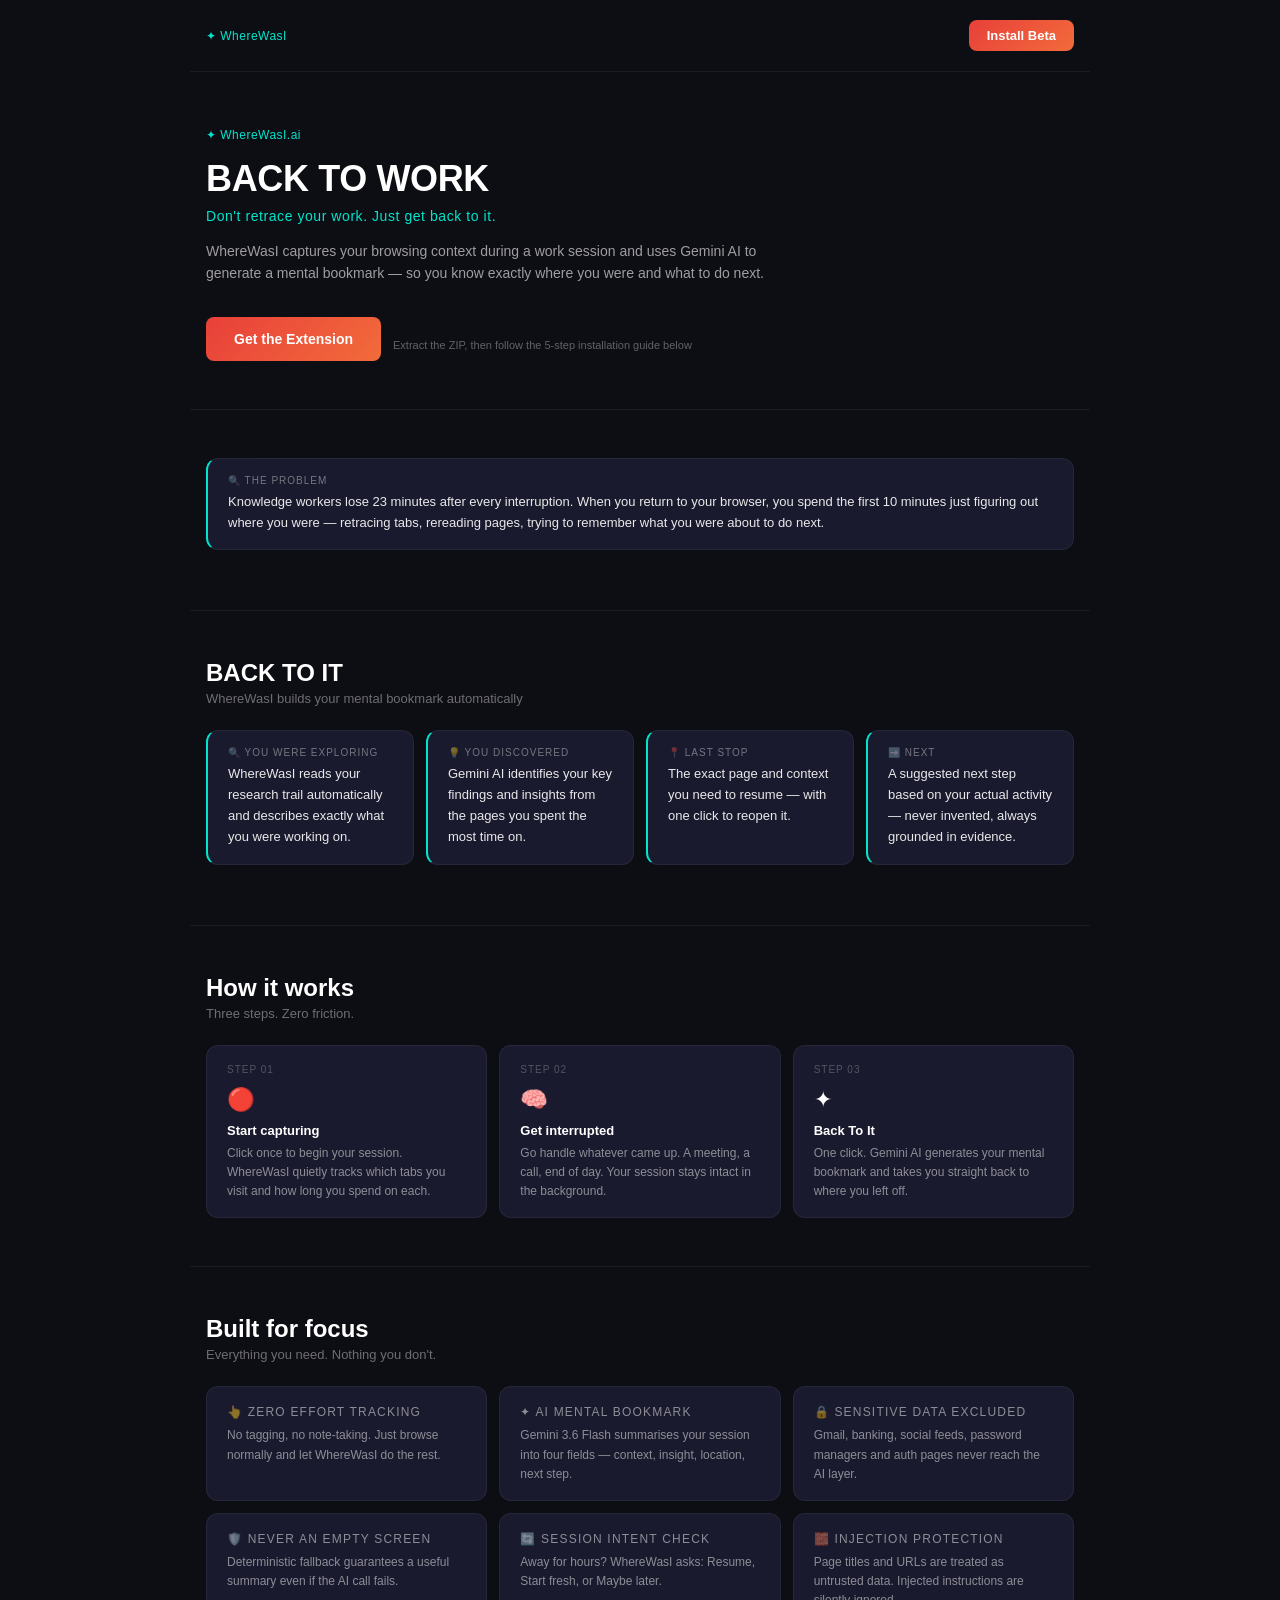
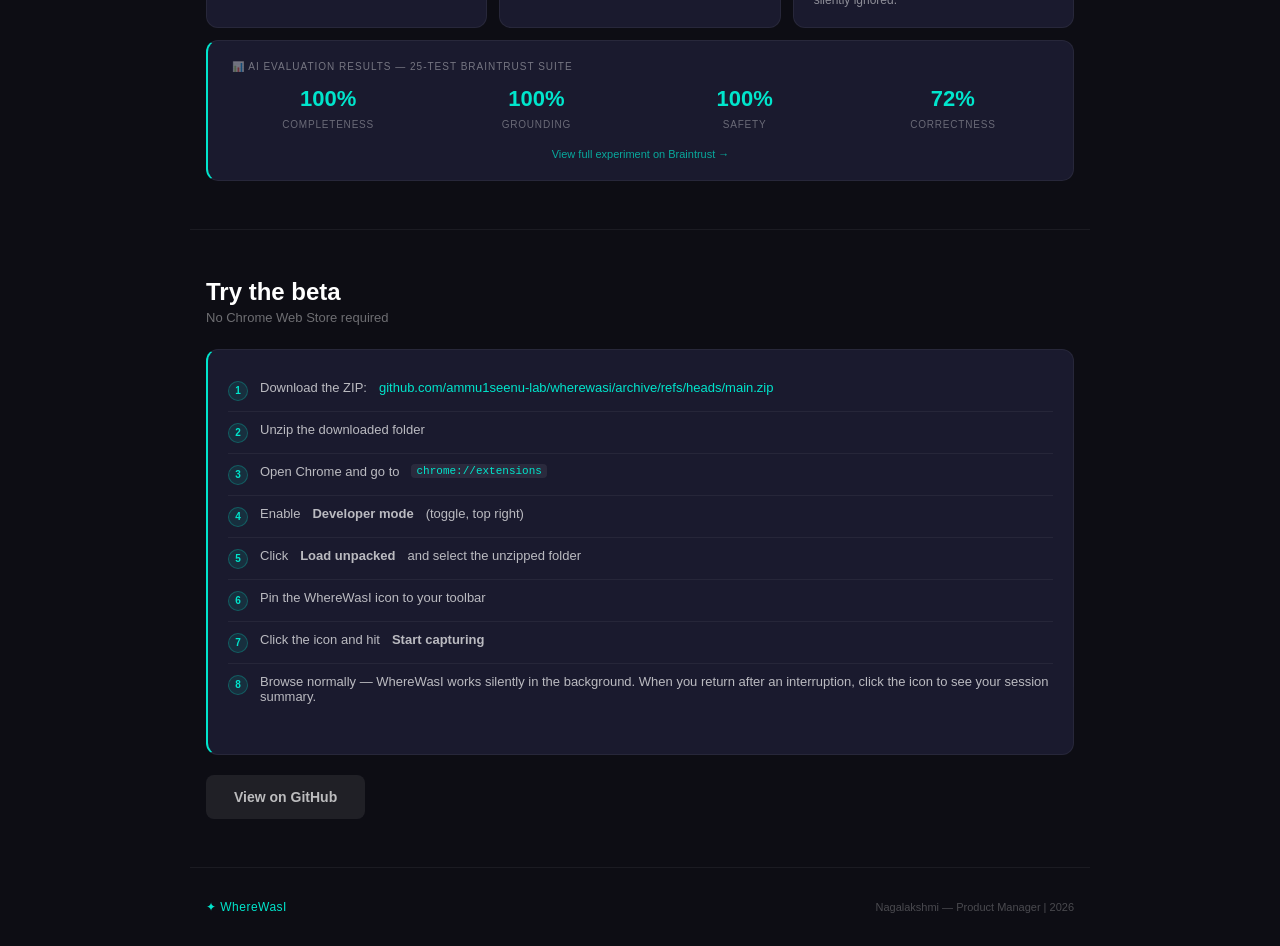
<file: index.html>
<!DOCTYPE html>
<html lang="en">
<head>
  <meta charset="UTF-8">
  <meta name="viewport" content="width=device-width, initial-scale=1.0">
  <title>WhereWasI.ai — Don't retrace your work. Just get back to it.</title>
  <style>
    *, *::before, *::after { box-sizing: border-box; margin: 0; padding: 0; }

    body {
      background: #0d0d14;
      font-family: -apple-system, BlinkMacSystemFont, "Segoe UI", sans-serif;
      color: #ffffff;
      min-height: 100vh;
      -webkit-font-smoothing: antialiased;
    }

    a { color: #00e5cc; text-decoration: none; }
    a:hover { text-decoration: underline; }

    button { font: inherit; border: 0; cursor: pointer; }
    button:focus-visible { outline: 2px solid #00e5cc; outline-offset: 2px; }

    .wrap {
      max-width: 900px;
      margin: 0 auto;
      padding: 24px 16px;
    }

    /* ── Header ───────────────────────────────────────── */

    .page-header {
      max-width: 900px;
      margin: 0 auto;
      padding: 20px 16px;
      display: flex;
      align-items: center;
      justify-content: space-between;
      border-bottom: 1px solid rgba(255,255,255,0.06);
    }

    .brand {
      font-size: 12px;
      letter-spacing: 0.04em;
      color: #00e5cc;
    }

    .install-btn {
      display: inline-block;
      background: linear-gradient(135deg, #e8403a, #f26b3a);
      border-radius: 8px;
      font-weight: 600;
      font-size: 13px;
      color: #ffffff;
      padding: 8px 18px;
      text-decoration: none;
    }

    .install-btn:hover { filter: brightness(1.08); text-decoration: none; }

    /* ── Hero ─────────────────────────────────────────── */

    .hero {
      max-width: 900px;
      margin: 0 auto;
      padding: 56px 16px 48px;
    }

    .hero h1 {
      font-size: 36px;
      font-weight: 700;
      color: #ffffff;
      letter-spacing: -0.01em;
      margin-bottom: 8px;
    }

    .hero-tagline {
      font-size: 14px;
      color: #00e5cc;
      letter-spacing: 0.04em;
      margin-bottom: 16px;
    }

    .hero-sub {
      font-size: 14px;
      line-height: 1.6;
      color: rgba(255,255,255,0.6);
      max-width: 560px;
      margin-bottom: 32px;
    }

    .cta-row {
      display: flex;
      gap: 12px;
      flex-wrap: wrap;
      align-items: center;
    }

    .btn-primary {
      display: inline-block;
      background: linear-gradient(135deg, #e8403a, #f26b3a);
      border-radius: 8px;
      font-weight: 600;
      font-size: 14px;
      color: #ffffff;
      padding: 14px 28px;
      text-decoration: none;
    }

    .btn-primary:hover { filter: brightness(1.08); text-decoration: none; }

    /* ── Shared card / section ────────────────────────── */

    .info-card {
      background: #1a1a2e;
      border-radius: 12px;
      padding: 16px 20px;
      border: 1px solid rgba(255,255,255,0.06);
      border-left: 2px solid #00e5cc;
      margin-bottom: 12px;
    }

    .section-label {
      font-size: 10px;
      letter-spacing: 0.1em;
      color: rgba(255,255,255,0.4);
      text-transform: uppercase;
      margin-bottom: 6px;
    }

    .section-content {
      font-size: 13px;
      line-height: 1.6;
      color: rgba(255,255,255,0.9);
    }

    /* ── Section wrapper ─────────────────────────────── */

    .section {
      max-width: 900px;
      margin: 0 auto;
      padding: 48px 16px;
      border-top: 1px solid rgba(255,255,255,0.06);
    }

    .section-heading {
      font-size: 24px;
      font-weight: 700;
      color: #ffffff;
      margin-bottom: 4px;
    }

    .section-sub {
      font-size: 13px;
      color: rgba(255,255,255,0.4);
      margin-bottom: 24px;
    }

    /* ── 4-card grid (solution) ───────────────────────── */

    .cards-grid {
      display: grid;
      grid-template-columns: repeat(auto-fit, minmax(200px, 1fr));
      gap: 12px;
    }

    /* ── Steps ───────────────────────────────────────── */

    .steps-grid {
      display: grid;
      grid-template-columns: repeat(auto-fit, minmax(220px, 1fr));
      gap: 12px;
    }

    .step-card {
      background: #1a1a2e;
      border-radius: 12px;
      padding: 16px 20px;
      border: 1px solid rgba(255,255,255,0.06);
    }

    .step-card .step-num {
      font-size: 10px;
      letter-spacing: 0.1em;
      color: rgba(255,255,255,0.25);
      text-transform: uppercase;
      margin-bottom: 8px;
    }

    .step-card .step-icon {
      font-size: 1.4rem;
      display: block;
      margin-bottom: 10px;
    }

    .step-card h3 {
      font-size: 13px;
      font-weight: 700;
      color: #ffffff;
      margin-bottom: 6px;
    }

    .step-card p {
      font-size: 12px;
      line-height: 1.6;
      color: rgba(255,255,255,0.5);
    }

    /* ── Features grid ───────────────────────────────── */

    .features-grid {
      display: grid;
      grid-template-columns: repeat(auto-fit, minmax(220px, 1fr));
      gap: 12px;
    }

    .feature-card {
      background: #1a1a2e;
      border-radius: 12px;
      padding: 16px 20px;
      border: 1px solid rgba(255,255,255,0.06);
    }

    .feature-card .section-label { margin-bottom: 4px; }

    .feature-card p {
      font-size: 12px;
      line-height: 1.6;
      color: rgba(255,255,255,0.5);
    }

    /* ── Install ─────────────────────────────────────── */

    .install-steps {
      list-style: none;
      counter-reset: steps;
      margin-bottom: 24px;
    }

    .install-steps li {
      counter-increment: steps;
      display: flex;
      align-items: flex-start;
      gap: 12px;
      font-size: 13px;
      color: rgba(255,255,255,0.7);
      padding: 10px 0;
      border-bottom: 1px solid rgba(255,255,255,0.05);
    }

    .install-steps li:last-child { border-bottom: none; }

    .install-steps li::before {
      content: counter(steps);
      display: flex;
      align-items: center;
      justify-content: center;
      min-width: 20px;
      height: 20px;
      border-radius: 50%;
      background: rgba(0,229,204,0.1);
      border: 1px solid rgba(0,229,204,0.25);
      color: #00e5cc;
      font-size: 10px;
      font-weight: 700;
      flex-shrink: 0;
      margin-top: 1px;
    }

    code {
      font-family: ui-monospace, monospace;
      font-size: 11px;
      background: rgba(255,255,255,0.07);
      border-radius: 4px;
      padding: 1px 5px;
      color: #00e5cc;
    }

    /* ── Eval strip ──────────────────────────────────── */

    .eval-strip {
      background: #1a1a2e;
      border-radius: 12px;
      padding: 20px 24px;
      border: 1px solid rgba(255,255,255,0.06);
      border-left: 2px solid #00e5cc;
      margin-top: 12px;
    }

    .eval-strip .section-label { margin-bottom: 16px; }

    .eval-scores {
      display: grid;
      grid-template-columns: repeat(4, 1fr);
      gap: 16px;
    }

    .eval-score { text-align: center; }

    .eval-score .val {
      font-size: 22px;
      font-weight: 700;
      color: #00e5cc;
      display: block;
      line-height: 1;
      margin-bottom: 4px;
    }

    .eval-score .lbl {
      font-size: 10px;
      letter-spacing: 0.08em;
      color: rgba(255,255,255,0.35);
      text-transform: uppercase;
    }

    .eval-link {
      display: block;
      margin-top: 16px;
      font-size: 11px;
      color: rgba(255,255,255,0.3);
      text-align: center;
    }

    .eval-link a { color: rgba(0,229,204,0.7); }

    /* ── Footer ──────────────────────────────────────── */

    footer {
      max-width: 900px;
      margin: 0 auto;
      padding: 32px 16px;
      border-top: 1px solid rgba(255,255,255,0.06);
      display: flex;
      align-items: center;
      justify-content: space-between;
      flex-wrap: wrap;
      gap: 8px;
    }

    .footer-brand { font-size: 12px; letter-spacing: 0.04em; color: #00e5cc; }

    .footer-copy {
      font-size: 11px;
      color: rgba(255,255,255,0.25);
    }

    /* ── Responsive ──────────────────────────────────── */

    @media (max-width: 600px) {
      .hero h1 { font-size: 28px; }
      .section-heading { font-size: 20px; }
      .eval-scores { grid-template-columns: repeat(2, 1fr); }
      .page-header .brand { display: none; }
    }
  </style>
</head>
<body>

  <!-- Header -->
  <header class="page-header">
    <span class="brand">✦ WhereWasI</span>
    <a class="install-btn" href="https://github.com/ammu1seenu-lab/wherewasi/archive/refs/heads/main.zip" target="_blank">Install Beta</a>
  </header>

  <!-- Hero -->
  <div class="hero">
    <p class="brand" style="margin-bottom:16px;">✦ WhereWasI.ai</p>
    <h1>BACK TO WORK</h1>
    <p class="hero-tagline">Don't retrace your work. Just get back to it.</p>
    <p class="hero-sub">
      WhereWasI captures your browsing context during a work session and uses Gemini AI to generate a mental bookmark — so you know exactly where you were and what to do next.
    </p>
    <div class="cta-row">
      <a class="btn-primary" href="https://github.com/ammu1seenu-lab/wherewasi/archive/refs/heads/main.zip" target="_blank">Get the Extension</a>
      <p style="margin-top:12px;font-size:11px;color:rgba(255,255,255,0.35);">Extract the ZIP, then follow the 5-step installation guide below</p>
    </div>
  </div>

  <!-- Problem -->
  <div class="section">
    <div class="info-card">
      <p class="section-label">🔍 The Problem</p>
      <p class="section-content">
        Knowledge workers lose 23 minutes after every interruption. When you return to your browser, you spend the first 10 minutes just figuring out where you were — retracing tabs, rereading pages, trying to remember what you were about to do next.
      </p>
    </div>
  </div>

  <!-- Solution -->
  <div class="section">
    <h2 class="section-heading">BACK TO IT</h2>
    <p class="section-sub">WhereWasI builds your mental bookmark automatically</p>

    <div class="cards-grid">
      <div class="info-card">
        <p class="section-label">🔍 You were exploring</p>
        <p class="section-content">WhereWasI reads your research trail automatically and describes exactly what you were working on.</p>
      </div>
      <div class="info-card">
        <p class="section-label">💡 You discovered</p>
        <p class="section-content">Gemini AI identifies your key findings and insights from the pages you spent the most time on.</p>
      </div>
      <div class="info-card">
        <p class="section-label">📍 Last stop</p>
        <p class="section-content">The exact page and context you need to resume — with one click to reopen it.</p>
      </div>
      <div class="info-card">
        <p class="section-label">➡️ Next</p>
        <p class="section-content">A suggested next step based on your actual activity — never invented, always grounded in evidence.</p>
      </div>
    </div>
  </div>

  <!-- How it works -->
  <div class="section">
    <h2 class="section-heading">How it works</h2>
    <p class="section-sub">Three steps. Zero friction.</p>

    <div class="steps-grid">
      <div class="step-card">
        <p class="step-num">Step 01</p>
        <span class="step-icon">🔴</span>
        <h3>Start capturing</h3>
        <p>Click once to begin your session. WhereWasI quietly tracks which tabs you visit and how long you spend on each.</p>
      </div>
      <div class="step-card">
        <p class="step-num">Step 02</p>
        <span class="step-icon">🧠</span>
        <h3>Get interrupted</h3>
        <p>Go handle whatever came up. A meeting, a call, end of day. Your session stays intact in the background.</p>
      </div>
      <div class="step-card">
        <p class="step-num">Step 03</p>
        <span class="step-icon">✦</span>
        <h3>Back To It</h3>
        <p>One click. Gemini AI generates your mental bookmark and takes you straight back to where you left off.</p>
      </div>
    </div>
  </div>

  <!-- Features -->
  <div class="section">
    <h2 class="section-heading">Built for focus</h2>
    <p class="section-sub">Everything you need. Nothing you don't.</p>

    <div class="features-grid">
      <div class="feature-card">
        <p class="section-label">👆 Zero effort tracking</p>
        <p>No tagging, no note-taking. Just browse normally and let WhereWasI do the rest.</p>
      </div>
      <div class="feature-card">
        <p class="section-label">✦ AI mental bookmark</p>
        <p>Gemini 3.6 Flash summarises your session into four fields — context, insight, location, next step.</p>
      </div>
      <div class="feature-card">
        <p class="section-label">🔒 Sensitive data excluded</p>
        <p>Gmail, banking, social feeds, password managers and auth pages never reach the AI layer.</p>
      </div>
      <div class="feature-card">
        <p class="section-label">🛡️ Never an empty screen</p>
        <p>Deterministic fallback guarantees a useful summary even if the AI call fails.</p>
      </div>
      <div class="feature-card">
        <p class="section-label">🔄 Session intent check</p>
        <p>Away for hours? WhereWasI asks: Resume, Start fresh, or Maybe later.</p>
      </div>
      <div class="feature-card">
        <p class="section-label">🧱 Injection protection</p>
        <p>Page titles and URLs are treated as untrusted data. Injected instructions are silently ignored.</p>
      </div>
    </div>

    <!-- Eval strip -->
    <div class="eval-strip">
      <p class="section-label">📊 AI evaluation results — 25-test Braintrust suite</p>
      <div class="eval-scores">
        <div class="eval-score"><span class="val">100%</span><span class="lbl">Completeness</span></div>
        <div class="eval-score"><span class="val">100%</span><span class="lbl">Grounding</span></div>
        <div class="eval-score"><span class="val">100%</span><span class="lbl">Safety</span></div>
        <div class="eval-score"><span class="val">72%</span><span class="lbl">Correctness</span></div>
      </div>
      <span class="eval-link">
        <a href="https://www.braintrust.dev/app/NDA/p/WhereWasI%20AI%20Evals/experiments/ammu1seenu%40gmail.com-1790078383" target="_blank">
          View full experiment on Braintrust →
        </a>
      </span>
    </div>
  </div>

  <!-- Install -->
  <div class="section">
    <h2 class="section-heading">Try the beta</h2>
    <p class="section-sub">No Chrome Web Store required</p>

    <div class="info-card">
      <ol class="install-steps" style="margin-top:4px;">
        <li>Download the ZIP: <a href="https://github.com/ammu1seenu-lab/wherewasi/archive/refs/heads/main.zip" target="_blank">github.com/ammu1seenu-lab/wherewasi/archive/refs/heads/main.zip</a></li>
        <li>Unzip the downloaded folder</li>
        <li>Open Chrome and go to <code>chrome://extensions</code></li>
        <li>Enable <strong>Developer mode</strong> (toggle, top right)</li>
        <li>Click <strong>Load unpacked</strong> and select the unzipped folder</li>
        <li>Pin the WhereWasI icon to your toolbar</li>
        <li>Click the icon and hit <strong>Start capturing</strong></li>
        <li>Browse normally — WhereWasI works silently in the background. When you return after an interruption, click the icon to see your session summary.</li>
      </ol>
    </div>

    <div style="margin-top:20px;">
      <a class="btn-primary" href="https://github.com/ammu1seenu-lab/wherewasi" target="_blank" style="background:rgba(255,255,255,0.08);color:rgba(255,255,255,0.7);">View on GitHub</a>
    </div>
  </div>

  <!-- Footer -->
  <footer>
    <span class="footer-brand">✦ WhereWasI</span>
    <span class="footer-copy">Nagalakshmi — Product Manager | 2026</span>
  </footer>

</body>
</html>
</file>
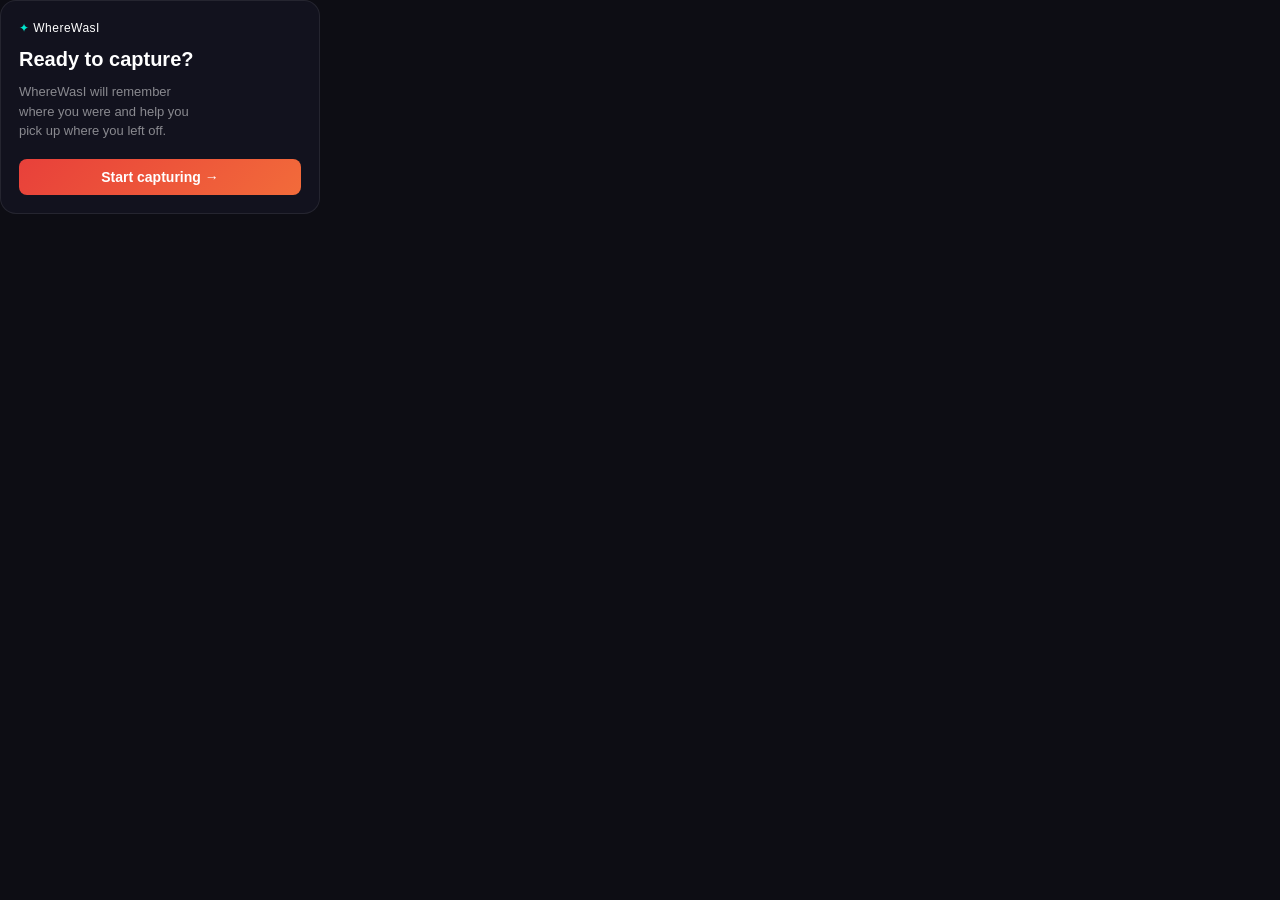
<file: popup.html>
<!DOCTYPE html>
<html lang="en">
  <head>
    <meta charset="UTF-8" />
    <meta name="viewport" content="width=device-width, initial-scale=1.0" />
    <title>WhereWasI.ai</title>
    <link rel="stylesheet" href="popup.css" />
  </head>
  <body>
    <!-- Shown when no session exists in chrome.storage.local -->
    <main class="card" id="start-view">
      <p class="brand"><span style="color: #00e5cc">✦</span> WhereWasI</p>
      <h1>Ready to capture?</h1>
      <p class="copy">
        WhereWasI will remember<br />
        where you were and help you<br />
        pick up where you left off.
      </p>
      <button type="button" id="start-work">Start capturing →</button>
    </main>

    <!-- Shown when returning to a session that is 4+ hours old -->
    <main class="card" id="resume-check-view" hidden>
      <p class="brand"><span style="color: #00e5cc">✦</span> WhereWasI</p>
      <h1>Welcome back</h1>
      <p class="copy" id="resume-age-text"></p>
      <p class="copy" id="resume-preview" style="font-size: 12px; color: rgba(255,255,255,0.5); margin-bottom: 18px;"></p>
      <button type="button" id="resume-btn">Resume session →</button>
      <button type="button" id="startfresh-btn">Start fresh</button>
      <a id="dismiss-resume-btn" class="summary-link" style="display:block; text-align:center; margin-top:10px; color: rgba(255,255,255,0.3); font-size:12px; cursor:pointer;">Maybe later</a>
    </main>

    <!-- Shown while a session is active (popup can close; session stays) -->
    <main class="card" id="recording-view" hidden>
      <p class="brand"><span style="color: #00e5cc">✦</span> WhereWasI</p>
      <h1><span class="recording-dot">●</span> Capturing your work</h1>
      <p class="copy" id="started-ago">Started 0 min ago</p>
      <p class="copy" style="font-size: 11px; color: rgba(255, 255, 255, 0.5); margin-bottom: 14px;">
        Your activity is being saved locally.
      </p>
      <button type="button" id="back-to-it">Back To It →</button>
    </main>

    <!-- Shown while the Activity Bundle is built and the AI snapshot is requested -->
    <main class="card" id="loading-view" hidden>
      <p class="brand"><span style="color: #00e5cc">✦</span> WhereWasI</p>
      <h1>Retracing your steps...</h1>
      <div id="loading-steps" style="margin-top: 16px;"></div>
    </main>

    <!-- Shown after Activity Bundle is generated — core value moment -->
    <main class="card" id="backtoit-view" hidden>
      <p class="brand"><span style="color: #00e5cc">✦</span> WhereWasI</p>
      <h1 id="bit-heading">BACK TO IT</h1>
      <div id="bit-candidates" style="margin-bottom: 10px;"></div>
      <p id="bit-laststop" class="copy" style="font-size: 11px; color: rgba(255, 255, 255, 0.5); margin-bottom: 14px;"></p>
      <button type="button" id="continue-btn">Continue where I left off →</button>
      <a href="#" id="view-summary-link" class="summary-link">View detailed summary ↓</a>
      <button type="button" id="new-work-btn">Start new work</button>
      <a id="dismiss-backtoit-btn" class="summary-link" style="display:block; text-align:center; margin-top:10px; color: rgba(255,255,255,0.3); font-size:12px; cursor:pointer;">Maybe later</a>
    </main>

    <script src="bundle.js"></script>
    <script src="popup.js"></script>
  </body>
</html>
</file>
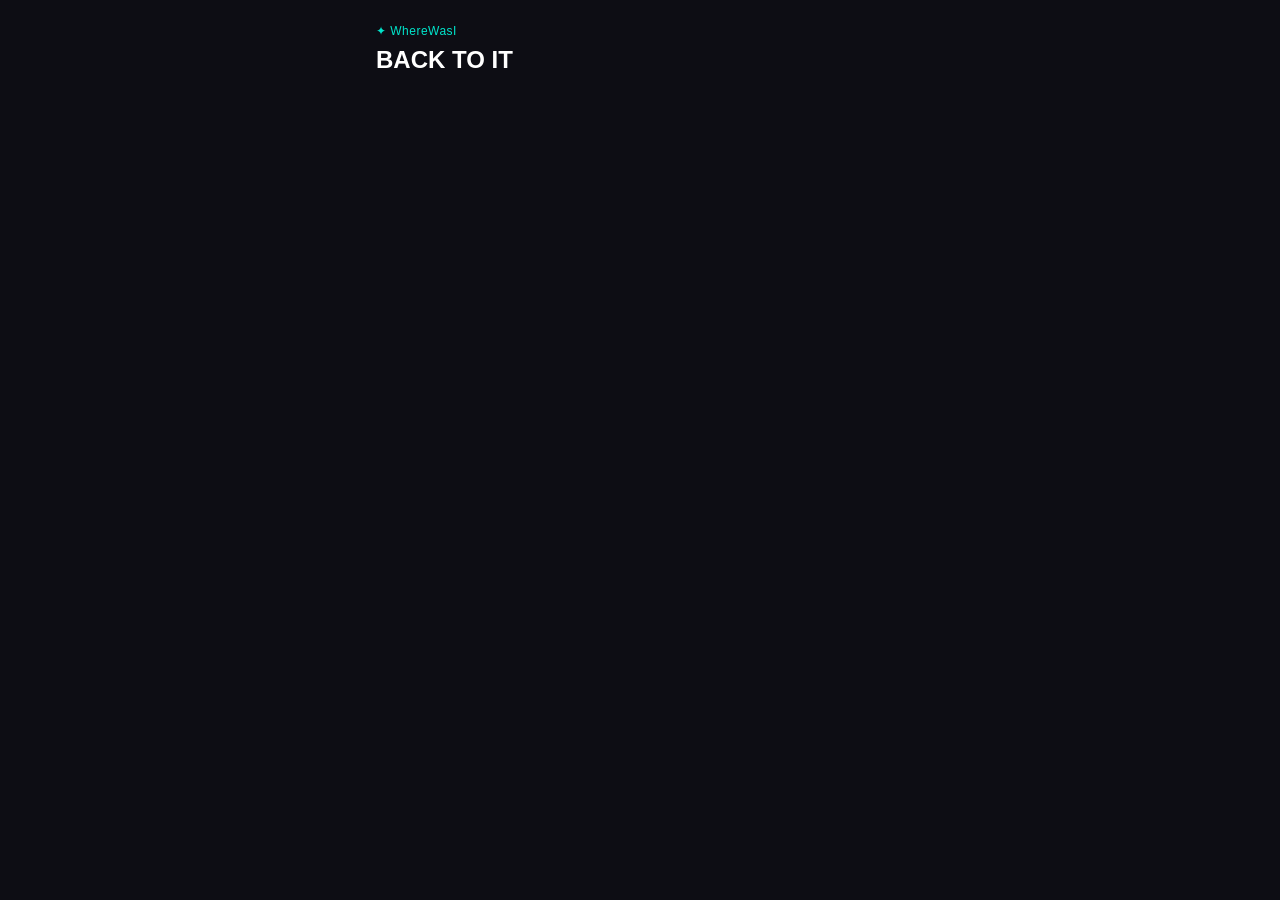
<file: summary.html>
<!DOCTYPE html>
<html lang="en">
  <head>
    <meta charset="UTF-8" />
    <meta name="viewport" content="width=device-width, initial-scale=1.0" />
    <title>WhereWasI.ai — Back To It</title>
    <link rel="stylesheet" href="summary.css" />
  </head>
  <body>
    <header class="page-header">
      <p class="brand">✦ WhereWasI</p>
      <h1>BACK TO IT</h1>
    </header>

    <!-- Shown when neither activityBundle nor aiSnapshot exist in storage -->
    <div id="no-session-view" hidden>
      <p class="no-session-message">No session data found. Start a new work session.</p>
    </div>

    <!-- Shown once activityBundle is found in chrome.storage.local -->
    <div id="summary-content" hidden>
      <section class="info-card">
        <p class="section-label">🔍 You were exploring</p>
        <p class="section-content" id="summary-exploring"></p>
      </section>

      <section class="info-card">
        <p class="section-label">💡 You discovered</p>
        <p class="section-content" id="summary-discovered"></p>
      </section>

      <section class="info-card">
        <p class="section-label">📍 Last stop</p>
        <p class="section-content" id="summary-laststop"></p>
      </section>

      <section class="info-card">
        <p class="section-label">➡️ Next</p>
        <p class="section-content" id="summary-next"></p>
      </section>

      <button
        type="button"
        class="breakdown-toggle"
        id="breakdown-toggle"
        aria-expanded="false"
      >
        Detailed breakdown <span id="breakdown-arrow">↓</span>
      </button>

      <div class="breakdown-content" id="breakdown-content" hidden>
        <p class="breakdown-stats" id="summary-stats"></p>
        <table class="breakdown-table">
          <thead>
            <tr>
              <th>Page</th>
              <th>Domain</th>
              <th>Visits</th>
            </tr>
          </thead>
          <tbody id="summary-top-pages"></tbody>
        </table>
      </div>

      <button type="button" id="continue-btn">Continue where I left off →</button>
      <button type="button" id="new-work-btn">Start new work</button>
    </div>

    <script src="summary.js"></script>
  </body>
</html>
</file>
<file: popup.css>
/* Popup chrome: dark theme matching the Lovable UI design. */

* {
  box-sizing: border-box;
  margin: 0;
  padding: 0;
}

body {
  width: 320px;
  font-family: -apple-system, BlinkMacSystemFont, "Segoe UI", sans-serif;
  color: #ffffff;
  background: #0d0d14;
}

.card {
  padding: 20px 18px 18px;
  background: #12121e;
  border-radius: 16px;
  border: 1px solid rgba(255, 255, 255, 0.08);
}

.brand {
  font-size: 12px;
  letter-spacing: 0.04em;
  color: #ffffff;
  margin-bottom: 12px;
}

h1 {
  font-size: 20px;
  font-weight: 650;
  line-height: 1.25;
  margin-bottom: 10px;
  color: #ffffff;
}

/* Recording indicator dot in "● Capturing your work" */
.recording-dot {
  color: #ff4444;
}

.copy {
  font-size: 13px;
  line-height: 1.5;
  color: rgba(255, 255, 255, 0.5);
  margin-bottom: 18px;
}

/* Primary action — Start work, Back To It, Continue */
button {
  width: 100%;
  border: 0;
  border-radius: 8px;
  padding: 10px 12px;
  font: inherit;
  font-size: 14px;
  font-weight: 600;
  color: #ffffff;
  background: linear-gradient(135deg, #e8403a, #f26b3a);
  cursor: pointer;
}

button:hover {
  filter: brightness(1.08);
}

button:focus-visible {
  outline: 2px solid #00e5cc;
  outline-offset: 2px;
}

button:disabled {
  cursor: default;
  opacity: 0.85;
}

/* New work button — secondary action, visually quieter than Continue */
#new-work-btn,
#startfresh-btn {
  margin-top: 8px;
  background: rgba(255, 255, 255, 0.08);
  color: #ffffff;
}

#new-work-btn:hover,
#startfresh-btn:hover {
  background: rgba(255, 255, 255, 0.14);
}

/* Candidate buttons in ambiguous state */
#bit-candidates button {
  text-align: left;
  font-size: 13px;
}

/* View detailed summary — quiet text link between Continue and Start new work */
.summary-link {
  display: block;
  text-align: center;
  font-size: 12px;
  color: rgba(255, 255, 255, 0.5);
  text-decoration: none;
  margin: 10px 0;
}

.summary-link:hover {
  color: #ffffff;
}

.loading-step {
  opacity: 0;
  animation: fadeInStep 0.4s ease forwards;
  font-size: 13px;
  color: rgba(255,255,255,0.8);
  margin-bottom: 8px;
}

@keyframes fadeInStep {
  from { opacity: 0; transform: translateY(4px); }
  to { opacity: 1; transform: translateY(0); }
}
</file>
<file: summary.css>
/* Detailed Summary / Back To It — full-tab dark theme. */

* {
  box-sizing: border-box;
  margin: 0;
  padding: 0;
}

body {
  background: #0d0d14;
  max-width: 560px;
  margin: 0 auto;
  padding: 24px 16px;
  font-family: -apple-system, BlinkMacSystemFont, "Segoe UI", sans-serif;
  color: #ffffff;
  min-height: 100vh;
}

/* Page header */
.page-header {
  margin-bottom: 24px;
}

.brand {
  font-size: 12px;
  letter-spacing: 0.04em;
  color: #00e5cc;
  margin-bottom: 8px;
}

h1 {
  font-size: 24px;
  font-weight: 700;
  color: #ffffff;
}

/* Section cards */
.info-card {
  background: #1a1a2e;
  border-radius: 12px;
  padding: 16px 20px;
  border: 1px solid rgba(255, 255, 255, 0.06);
  border-left: 2px solid #00e5cc;
  margin-bottom: 12px;
}

.section-label {
  font-size: 10px;
  letter-spacing: 0.1em;
  color: rgba(255, 255, 255, 0.4);
  text-transform: uppercase;
  margin-bottom: 6px;
}

.section-content {
  font-size: 13px;
  line-height: 1.6;
  color: rgba(255, 255, 255, 0.9);
}

/* Detailed breakdown toggle */
.breakdown-toggle {
  display: block;
  width: 100%;
  background: none;
  text-align: center;
  color: rgba(255, 255, 255, 0.4);
  font-size: 12px;
  padding: 8px 0;
  margin: 4px 0 12px;
}

.breakdown-toggle:hover {
  color: rgba(255, 255, 255, 0.7);
}

.breakdown-content {
  margin-bottom: 12px;
}

.breakdown-stats {
  font-size: 11px;
  color: rgba(255, 255, 255, 0.4);
  text-align: center;
  margin-bottom: 8px;
}

.breakdown-table {
  width: 100%;
  border-collapse: collapse;
  margin-top: 12px;
}

.breakdown-table th {
  font-size: 10px;
  letter-spacing: 0.08em;
  color: rgba(255, 255, 255, 0.4);
  text-transform: uppercase;
  text-align: left;
  padding: 6px 8px;
  border-bottom: 1px solid rgba(255, 255, 255, 0.08);
}

.breakdown-table td {
  font-size: 12px;
  color: rgba(255, 255, 255, 0.8);
  padding: 8px 8px;
  border-bottom: 1px solid rgba(255, 255, 255, 0.04);
}

.breakdown-table .col-domain {
  color: rgba(255, 255, 255, 0.5);
}

.breakdown-table .col-visits {
  text-align: right;
  color: #00e5cc;
}

/* No-session state */
#no-session-view {
  text-align: center;
  padding: 40px 0;
}

.no-session-message {
  font-size: 13px;
  color: rgba(255, 255, 255, 0.5);
}

/* Buttons */
button {
  font: inherit;
  border: 0;
  cursor: pointer;
}

button:focus-visible {
  outline: 2px solid #00e5cc;
  outline-offset: 2px;
}

button:disabled {
  cursor: default;
  opacity: 0.6;
}

#continue-btn {
  display: block;
  width: 100%;
  background: linear-gradient(135deg, #e8403a, #f26b3a);
  border-radius: 8px;
  font-weight: 600;
  font-size: 14px;
  color: #ffffff;
  padding: 14px;
  margin-top: 20px;
}

#continue-btn:hover {
  filter: brightness(1.08);
}

#new-work-btn {
  display: block;
  width: 100%;
  background: rgba(255, 255, 255, 0.06);
  color: rgba(255, 255, 255, 0.6);
  border-radius: 8px;
  font-size: 14px;
  padding: 12px;
  margin-top: 8px;
}

#new-work-btn:hover {
  background: rgba(255, 255, 255, 0.1);
}
</file>
